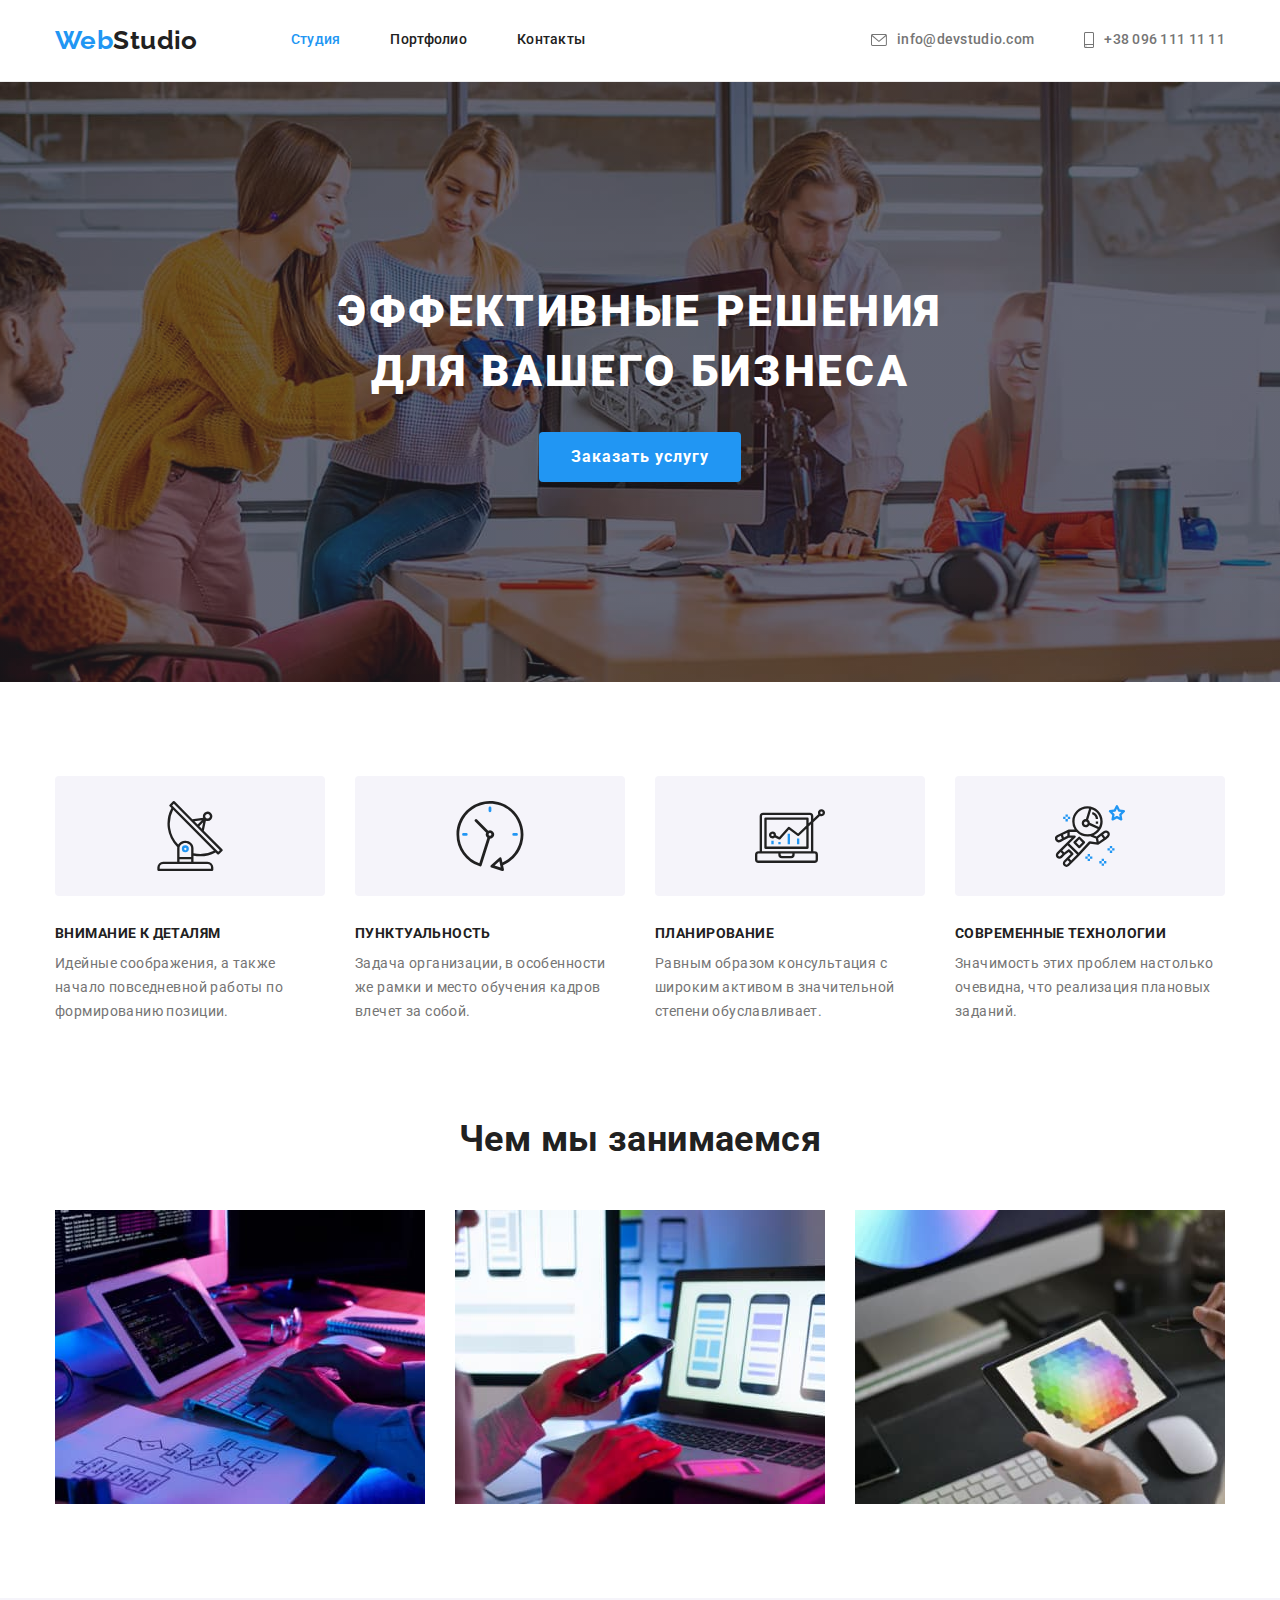
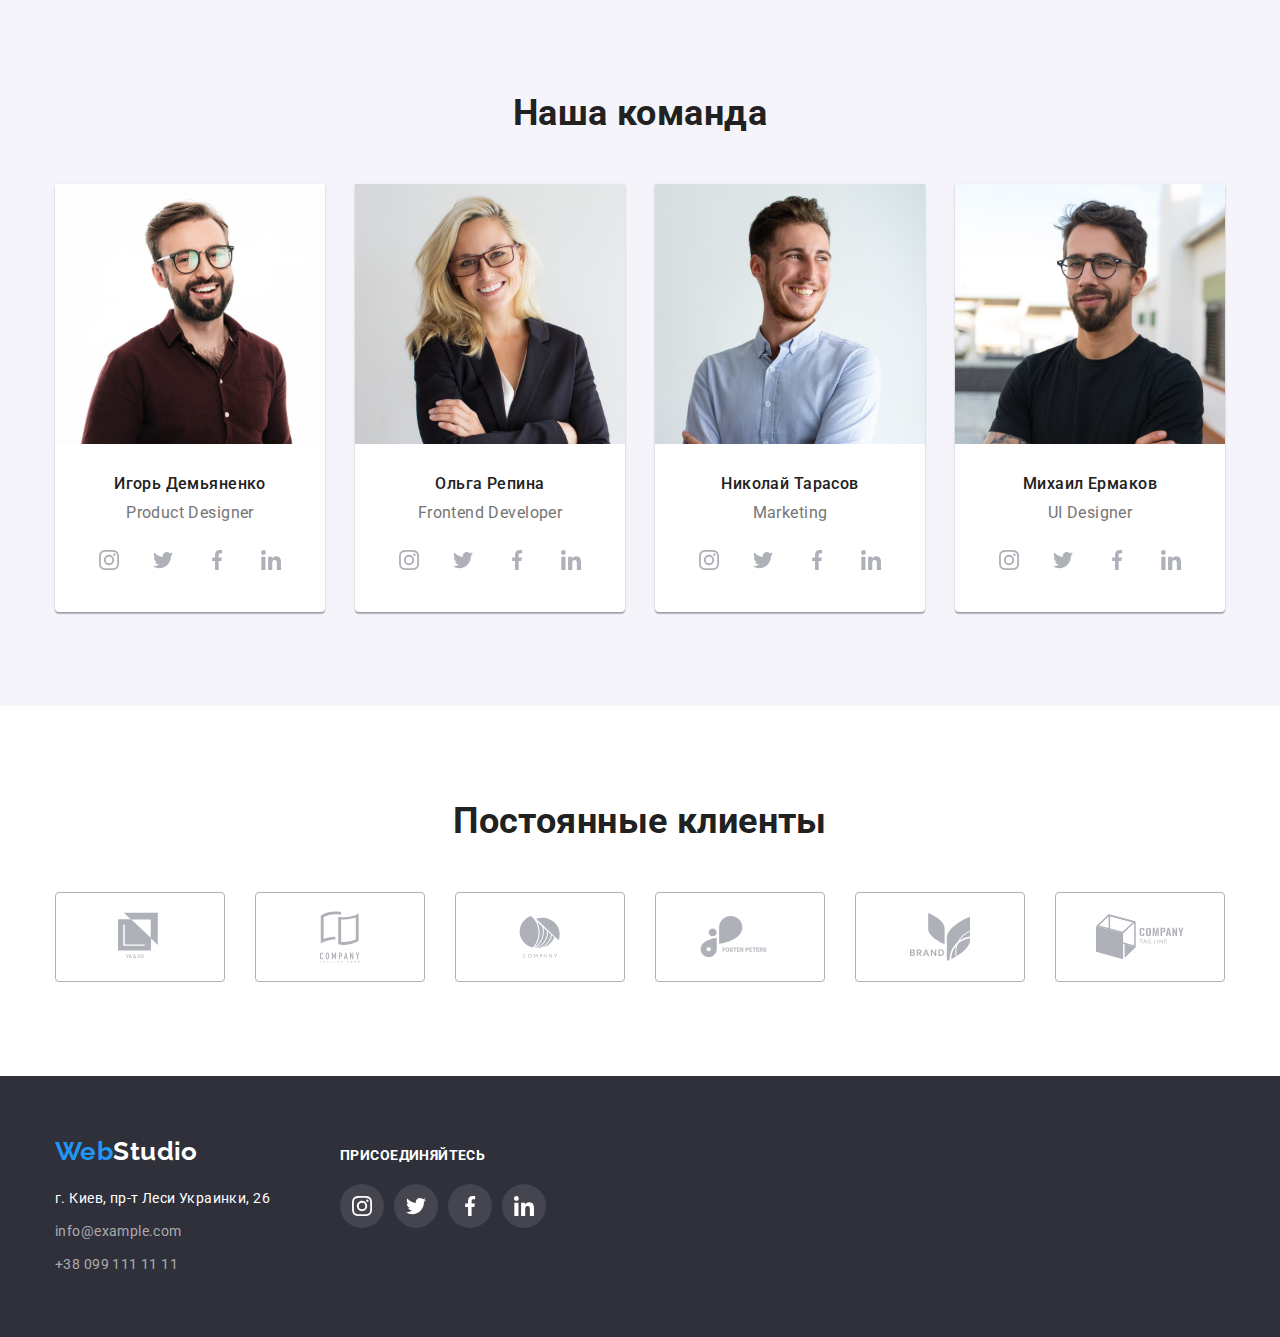
<file: index.html>
<!DOCTYPE html>
<html lang="ru">

<head>
    <meta charset="UTF-8">
    <meta name="viewport" content="width=device-width, initial-scale=1.0">
    <title>Студия</title>
    <link
        href="https://fonts.googleapis.com/css2?family=Raleway:wght@700&family=Roboto:wght@400;500;700;900&display=swap"
        rel="stylesheet">
    <link rel="stylesheet"
        href="https://cdnjs.cloudflare.com/ajax/libs/modern-normalize/1.0.0/modern-normalize.min.css">
    <link rel="stylesheet" href="./css/styles.css">
</head>

<body>
    <!-- Header -->
    <header class="header">
        <div class="container">
            <nav class="nav">
                <a href="./index.html" class="logo link"><span>Web</span>Studio</a>

                <ul class="site-nav list">
                    <li class="item"><a href="./index.html" class="link current">Студия</a></li>
                    <li class="item"><a href="./portfolio.html" class="link">Портфолио</a></li>
                    <li class="item"><a href="#contacts-section" class="link">Контакты</a></li>
                </ul>
            </nav>

            <ul class="contacts list">
                <li class="item">
                    <a href="mailto:info@devstudio.com" class="contacts-link link">
                        <svg class="icon" width="16" height="12">
                            <use href="./images/sprite.svg#icon-envelope"></use>
                        </svg>
                        info&commat;devstudio.com</a></li>
                <li class="item">
                    <a href="tel:+380961111111" class="contacts-link link">
                        <svg class="icon" width="10" height="16">
                            <use href="./images/sprite.svg#icon-smartphone"></use>
                        </svg>
                        +38 096 111 11 11</a></li>
            </ul>
        </div>
    </header>
    <!-- Main -->
    <main>
        <section class="hero">
            <div class="container">
                <h1 class="hero-title">Эффективные решения <br>
                    для вашего бизнеса</h1>

                <a href="#" class="button link">Заказать услугу</a>
            </div>
        </section>

        <!-- Features -->
        <section class="section">
            <div class="container">
                <!-- Hidden title -->
                <h2 class="section-title visually-hidden">Преимущества</h2>

                <ul class="feature-list list">
                    <li class="item">
                        <div class="icon-box">
                            <svg class="icon" width="70" height="70">
                                <use href="./images/sprite.svg#icon-antenna"></use>
                            </svg>
                        </div>
                        <h3 class=" title">Внимание к деталям</h3>
                        <p class="text">Идейные соображения, а также начало повседневной работы по формированию
                            позиции.
                        </p>
                    </li>
                    <li class="item">
                        <div class="icon-box">
                            <svg class="icon" width="70" height="70">
                                <use href="./images/sprite.svg#icon-clock"></use>
                            </svg>
                        </div>
                        <h3 class=" title">Пунктуальность</h3>
                        <p class="text">Задача организации, в особенности же рамки и место обучения кадров
                            влечет за
                            собой.
                        </p>
                    </li>
                    <li class="item">
                        <div class="icon-box">
                            <svg class="icon" width="70" height="70">
                                <use href="./images/sprite.svg#icon-diagram"></use>
                            </svg>
                        </div>
                        <h3 class=" title">Планирование</h3>
                        <p class="text">Равным образом консультация с широким активом в значительной степени
                            обуславливает.
                        </p>
                    </li>
                    <li class="item">
                        <div class="icon-box">
                            <svg class="icon" width="70" height="70">
                                <use href="./images/sprite.svg#icon-astronaut"></use>
                            </svg>
                        </div>
                        <h3 class=" title">Современные технологии</h3>
                        <p class="text">Значимость этих проблем настолько очевидна, что реализация плановых
                            заданий.</p>
                    </li>
                </ul>
            </div>
        </section>

        <!-- Works -->
        <section class="section padding-bottom">
            <div class="container">
                <h2 class="section-title">Чем мы занимаемся</h2>

                <ul class="work-list list">
                    <li class="item"><img src="./images/img1.jpg" alt="Человек пишет код на компьютере" width="370"
                            class="image">
                    </li>
                    <li class="item"><img src="./images/img2.jpg" alt="Человек делает адаптивную вёрстку сайта"
                            width="370" class="image"></li>
                    <li class="item"><img src="./images/img3.jpg" alt="Человек работает с палитрой цветов" width="370"
                            class="image">
                    </li>
                </ul>
            </div>
        </section>

        <!-- Team -->
        <section class="section team">
            <div class="container">
                <h2 class="section-title">Наша команда</h2>

                <ul class="team-list list">
                    <li class="item">
                        <img class="image" src="./images/photo1.jpg" alt="Мужчина с бородой и в очках" width="270">
                        <h3 class="title">Игорь Демьяненко</h3>
                        <p class="position">Product Designer</p>
                        <ul class="social-list list">
                            <li class="social-item">
                                <a href="#" class="social-link link">
                                    <svg class="icon" width="20" height="20">
                                        <use href="./images/sprite.svg#icon-instagram"></use>
                                    </svg>
                                </a>
                            </li>
                            <li class="social-item">
                                <a href="#" class="social-link link">
                                    <svg class="icon" width="20" height="20">
                                        <use href="./images/sprite.svg#icon-twitter"></use>
                                    </svg>
                                </a>
                            </li>
                            <li class="social-item">
                                <a href="#" class="social-link link">
                                    <svg class="icon" width="20" height="20">
                                        <use href="./images/sprite.svg#icon-facebook"></use>
                                    </svg>
                                </a>
                            </li>
                            <li class="social-item">
                                <a href="#" class="social-link link">
                                    <svg class="icon" width="20" height="20">
                                        <use href="./images/sprite.svg#icon-linkedin"></use>
                                    </svg>
                                </a>
                            </li>
                        </ul>
                    </li>
                    <li class="item">
                        <img class="image" src="./images/photo2.jpg" alt="Блондинка в очках" width="270">
                        <h3 class="title">Ольга Репина</h3>
                        <p class="position">Frontend Developer</p>
                        <ul class="social-list list">
                            <li class="social-item">
                                <a href="#" class="social-link link">
                                    <svg class="icon" width="20" height="20">
                                        <use href="./images/sprite.svg#icon-instagram"></use>
                                    </svg>
                                </a>
                            </li>
                            <li class="social-item">
                                <a href="#" class="social-link link">
                                    <svg class="icon" width="20" height="20">
                                        <use href="./images/sprite.svg#icon-twitter"></use>
                                    </svg>
                                </a>
                            </li>
                            <li class="social-item">
                                <a href="#" class="social-link link">
                                    <svg class="icon" width="20" height="20">
                                        <use href="./images/sprite.svg#icon-facebook"></use>
                                    </svg>
                                </a>
                            </li>
                            <li class="social-item">
                                <a href="#" class="social-link link">
                                    <svg class="icon" width="20" height="20">
                                        <use href="./images/sprite.svg#icon-linkedin"></use>
                                    </svg>
                                </a>
                            </li>
                        </ul>
                    </li>
                    <li class="item">
                        <img class="image" src="./images/photo3.jpg" alt="Улыбающийся мужчина в рубашке" width="270">
                        <h3 class="title">Николай Тарасов</h3>
                        <p class="position">Marketing</p>
                        <ul class="social-list list">
                            <li class="social-item">
                                <a href="#" class="social-link link">
                                    <svg class="icon" width="20" height="20">
                                        <use href="./images/sprite.svg#icon-instagram"></use>
                                    </svg>
                                </a>
                            </li>
                            <li class="social-item">
                                <a href="#" class="social-link link">
                                    <svg class="icon" width="20" height="20">
                                        <use href="./images/sprite.svg#icon-twitter"></use>
                                    </svg>
                                </a>
                            </li>
                            <li class="social-item">
                                <a href="#" class="social-link link">
                                    <svg class="icon" width="20" height="20">
                                        <use href="./images/sprite.svg#icon-facebook"></use>
                                    </svg>
                                </a>
                            </li>
                            <li class="social-item">
                                <a href="#" class="social-link link">
                                    <svg class="icon" width="20" height="20">
                                        <use href="./images/sprite.svg#icon-linkedin"></use>
                                    </svg>
                                </a>
                            </li>
                        </ul>
                    </li>
                    <li class="item">
                        <img class="image" src="./images/photo4.jpg" alt="Мужчина в чёрной футболке" width="270">
                        <h3 class="title">Михаил Ермаков</h3>
                        <p class="position">UI Designer</p>
                        <ul class="social-list list">
                            <li class="social-item">
                                <a href="#" class="social-link link">
                                    <svg class="icon" width="20" height="20">
                                        <use href="./images/sprite.svg#icon-instagram"></use>
                                    </svg>
                                </a>
                            </li>
                            <li class="social-item">
                                <a href="#" class="social-link link">
                                    <svg class="icon" width="20" height="20">
                                        <use href="./images/sprite.svg#icon-twitter"></use>
                                    </svg>
                                </a>
                            </li>
                            <li class="social-item">
                                <a href="#" class="social-link link">
                                    <svg class="icon" width="20" height="20">
                                        <use href="./images/sprite.svg#icon-facebook"></use>
                                    </svg>
                                </a>
                            </li>
                            <li class="social-item">
                                <a href="#" class="social-link link">
                                    <svg class="icon" width="20" height="20">
                                        <use href="./images/sprite.svg#icon-linkedin"></use>
                                    </svg>
                                </a>
                            </li>
                        </ul>
                    </li>
                </ul>
            </div>
        </section>

        <!-- Clients -->
        <section class="section clients">
            <div class="container">
                <h2 class="section-title">Постоянные клиенты</h2>

                <ul class="clients-list list">
                    <li class="item">
                        <a href="#" class="clients-link link">
                            <svg class="icon" width="44" height="50">
                                <use href="./images/sprite.svg#icon-client1"></use>
                            </svg>
                        </a>
                    </li>
                    <li class="item">
                        <a href="#" class="clients-link link">
                            <svg class="icon" width="40" height="52">
                                <use href="./images/sprite.svg#icon-client2"></use>
                            </svg>
                        </a>
                    </li>
                    <li class="item">
                        <a href="#" class="clients-link link">
                            <svg class="icon" width="42" height="42">
                                <use href="./images/sprite.svg#icon-client3"></use>
                            </svg>
                        </a>
                    </li>
                    <li class="item">
                        <a href="#" class="clients-link link">
                            <svg class="icon" width="80" height="42">
                                <use href="./images/sprite.svg#icon-client4"></use>
                            </svg>
                        </a>
                    </li>
                    <li class="item">
                        <a href="#" class="clients-link link">
                            <svg class="icon" width="60" height="48">
                                <use href="./images/sprite.svg#icon-client5"></use>
                            </svg>
                        </a>
                    </li>
                    <li class="item">
                        <a href="#" class="clients-link link">
                            <svg class="icon" width="88" height="46">
                                <use href="./images/sprite.svg#icon-client6"></use>
                            </svg>
                        </a>
                    </li>
                </ul>
            </div>
        </section>
    </main>

    <!-- Footer -->
    <footer id="contacts-section" class="footer">
        <div class="container">
            <div class="logo-address">
                <a href="./index.html" class="logo link"><span>Web</span>Studio</a>

                <address class="address">
                    <span class="map">г. Киев, пр-т Леси Украинки, 26</span>
                    <ul class="list">
                        <li class="item"><a href="mailto:info@example.com" class="link">info&commat;example.com</a></li>
                        <li class="item"><a href="tel:+380991111111" class="link">+38 099 111 11 11</a></li>
                    </ul>
                </address>
            </div>

            <div class="social">
                <b class="text">Присоединяйтесь</b>

                <ul class="social-list list">
                    <li class="social-item">
                        <a href="#" class="social-link footer-social link">
                            <svg class="icon" width="20" height="20">
                                <use href="./images/sprite.svg#icon-instagram"></use>
                            </svg>
                        </a>
                    </li>
                    <li class="social-item">
                        <a href="#" class="social-link footer-social link">
                            <svg class="icon" width="20" height="20">
                                <use href="./images/sprite.svg#icon-twitter"></use>
                            </svg>
                        </a>
                    </li>
                    <li class="social-item">
                        <a href="#" class="social-link footer-social link">
                            <svg class="icon" width="20" height="20">
                                <use href="./images/sprite.svg#icon-facebook"></use>
                            </svg>
                        </a>
                    </li>
                    <li class="social-item">
                        <a href="#" class="social-link footer-social link">
                            <svg class="icon" width="20" height="20">
                                <use href="./images/sprite.svg#icon-linkedin"></use>
                            </svg>
                        </a>
                    </li>
                </ul>
            </div>
        </div>
    </footer>
</body>

</html>
</file>
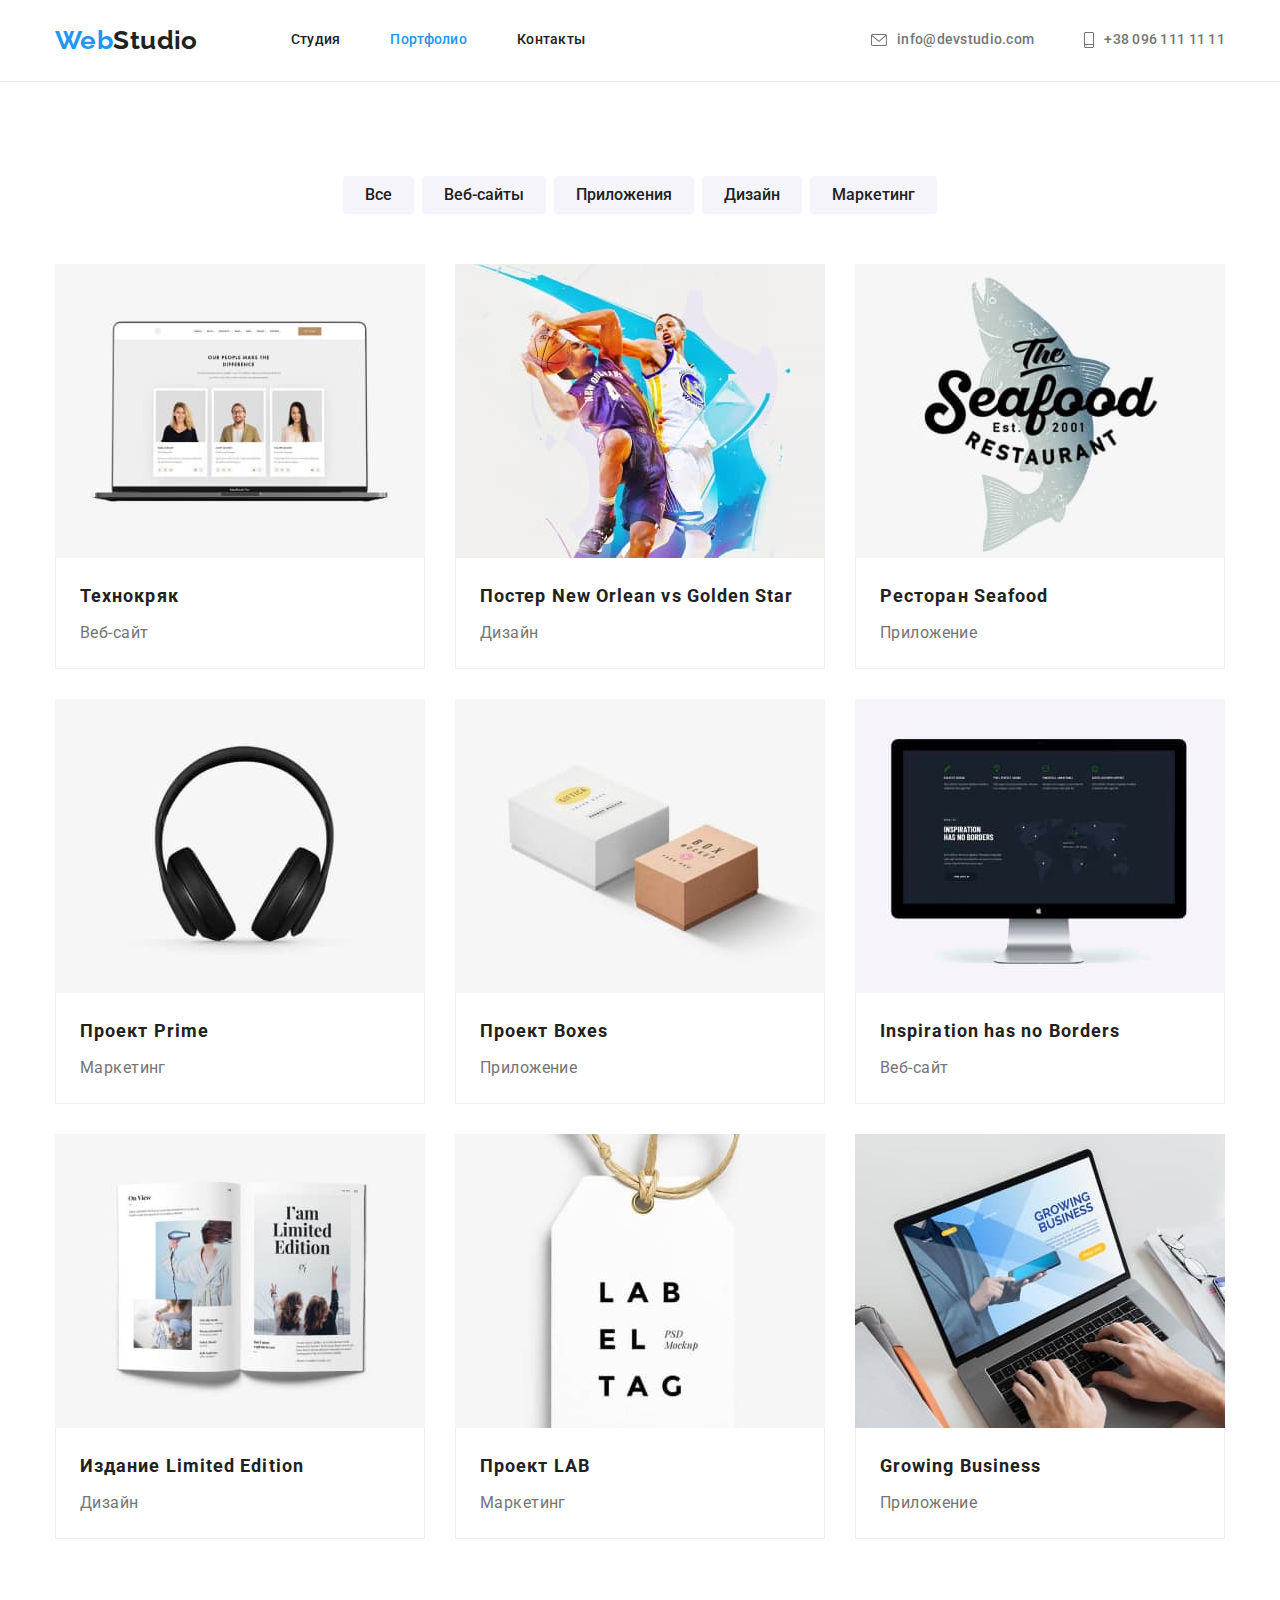
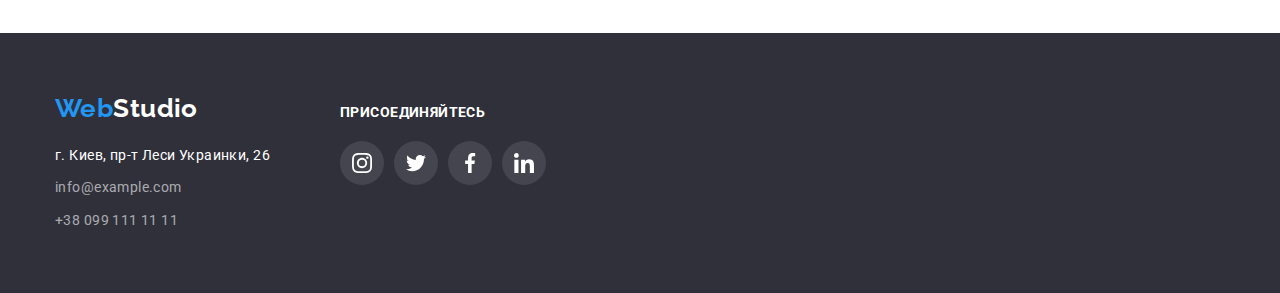
<file: portfolio.html>
<!DOCTYPE html>
<html lang="ru">

<head>
    <meta charset="UTF-8">
    <meta name="viewport" content="width=device-width, initial-scale=1.0">
    <title>Портфолио</title>
    <link
        href="https://fonts.googleapis.com/css2?family=Raleway:wght@700&family=Roboto:wght@400;500;700;900&display=swap"
        rel="stylesheet">
    <link rel="stylesheet"
        href="https://cdnjs.cloudflare.com/ajax/libs/modern-normalize/1.0.0/modern-normalize.min.css">
    <link rel="stylesheet" href="./css/styles.css">
</head>

<body>
    <!-- Header -->
    <header class="header">
        <div class="container">
            <nav class="nav">
                <a href="./index.html" class="logo link"><span>Web</span>Studio</a>

                <ul class="site-nav list">
                    <li class="item"><a href="./index.html" class="link">Студия</a></li>
                    <li class="item"><a href="./portfolio.html" class="link current">Портфолио</a></li>
                    <li class="item"><a href="#contacts-section" class="link">Контакты</a></li>
                </ul>
            </nav>

            <ul class="contacts list">
                <li class="item">
                    <a href="mailto:info@devstudio.com" class="contacts-link link">
                        <svg class="icon" width="16" height="12">
                            <use href="./images/sprite.svg#icon-envelope"></use>
                        </svg>
                        info&commat;devstudio.com</a></li>
                <li class="item">
                    <a href="tel:+380961111111" class="contacts-link link">
                        <svg class="icon" width="10" height="16">
                            <use href="./images/sprite.svg#icon-smartphone"></use>
                        </svg>
                        +38 096 111 11 11</a></li>
            </ul>
        </div>
    </header>

    <main>
        <!-- Portfolio gallery -->
        <section class="section">
            <div class="container">
                <!-- Hidden title -->
                <h1 class="section-title visually-hidden">Примеры работ</h1>

                <!-- Filters button -->
                <ul class="filter-list list">
                    <li class="item"><button type="button" class="filter-btn">Все</button></li>
                    <li class="item"><button type="button" class="filter-btn">Веб-сайты</button></li>
                    <li class="item"><button type="button" class="filter-btn">Приложения</button></li>
                    <li class="item"><button type="button" class="filter-btn">Дизайн</button></li>
                    <li class="item"><button type="button" class="filter-btn">Маркетинг</button></li>
                </ul>

                <!-- Gallery -->
                <ul class="gallery-list list">
                    <li class="item">
                        <a href="#" class="link">
                            <img class="image" src="./images/portfolio1.jpg" alt="Страница сайта на экране ноутбука"
                                width="370">
                            <div class="card-content">
                                <h2 class="title">Технокряк</h2>
                                <p class="category">Веб-сайт</p>
                            </div>
                        </a>
                    </li>
                    <li class="item">
                        <a href="#" class="link">
                            <img class="image" src="./images/portfolio2.jpg" alt="Два баскетболиста" width="370">
                            <div class="card-content">
                                <h2 class="title">Постер New Orlean vs Golden Star</h2>
                                <p class="category">Дизайн</p>
                            </div>
                        </a>
                    </li>
                    <li class="item">
                        <a href="#" class="link">
                            <img class="image" src="./images/portfolio3.jpg" alt="Логотип ресторана в виде рыбы"
                                width="370">
                            <div class="card-content">
                                <h2 class="title">Ресторан Seafood</h2>
                                <p class="category">Приложение</p>
                            </div>
                        </a>
                    </li>
                    <li class="item">
                        <a href="#" class="link">
                            <img class="image" src="./images/portfolio4.jpg" alt="Наушники на белом фоне" width="370">
                            <div class="card-content">
                                <h2 class="title">Проект Prime</h2>
                                <p class="category">Маркетинг</p>
                            </div>
                        </a>
                    </li>
                    <li class="item">
                        <a href="#" class="link">
                            <img class="image" src="./images/portfolio5.jpg" alt="Две коробки" width="370">
                            <div class="card-content">
                                <h2 class="title">Проект Boxes</h2>
                                <p class="category">Приложение</p>
                            </div>
                        </a>
                    </li>
                    <li class="item">
                        <a href="#" class="link">
                            <img class="image" src="./images/portfolio6.jpg" alt="Страница сайта на мониторе компьютера"
                                width="370">
                            <div class="card-content">
                                <h2 class="title">Inspiration has no Borders</h2>
                                <p class="category">Веб-сайт</p>
                            </div>
                        </a>
                    </li>
                    <li class="item">
                        <a href="#" class="link">
                            <img class="image" src="./images/portfolio7.jpg" alt="Разворот журнала" width="370">
                            <div class="card-content">
                                <h2 class="title">Издание Limited Edition</h2>
                                <p class="category">Дизайн</p>
                            </div>
                        </a>
                    </li>
                    <li class="item">
                        <a href="#" class="link">
                            <img class="image" src="./images/portfolio8.jpg" alt="Бирка с логотипом компании"
                                width="370">
                            <div class="card-content">
                                <h2 class="title">Проект LAB</h2>
                                <p class="category">Маркетинг</p>
                            </div>
                        </a>
                    </li>
                    <li class="item">
                        <a href="#" class="link">
                            <img class="image" src="./images/portfolio9.jpg"
                                alt="Главная страница сайта на экране ноутбука" width="370">
                            <div class="card-content">
                                <h2 class="title">Growing Business</h2>
                                <p class="category">Приложение</p>
                            </div>
                        </a>
                    </li>
                </ul>
            </div>
        </section>
    </main>

    <!-- Footer -->
    <footer id="contacts-section" class="footer">
        <div class="container">
            <div class="logo-address">
                <a href="./index.html" class="logo link"><span>Web</span>Studio</a>

                <address class="address">
                    <span class="map">г. Киев, пр-т Леси Украинки, 26</span>
                    <ul class="list">
                        <li class="item"><a href="mailto:info@example.com" class="link">info&commat;example.com</a></li>
                        <li class="item"><a href="tel:+380991111111" class="link">+38 099 111 11 11</a></li>
                    </ul>
                </address>
            </div>

            <div class="social">
                <b class="text">Присоединяйтесь</b>

                <ul class="social-list list">
                    <li class="social-item">
                        <a href="#" class="social-link footer-social link">
                            <svg class="icon" width="20" height="20">
                                <use href="./images/sprite.svg#icon-instagram"></use>
                            </svg>
                        </a>
                    </li>
                    <li class="social-item">
                        <a href="#" class="social-link footer-social link">
                            <svg class="icon" width="20" height="20">
                                <use href="./images/sprite.svg#icon-twitter"></use>
                            </svg>
                        </a>
                    </li>
                    <li class="social-item">
                        <a href="#" class="social-link footer-social link">
                            <svg class="icon" width="20" height="20">
                                <use href="./images/sprite.svg#icon-facebook"></use>
                            </svg>
                        </a>
                    </li>
                    <li class="social-item">
                        <a href="#" class="social-link footer-social link">
                            <svg class="icon" width="20" height="20">
                                <use href="./images/sprite.svg#icon-linkedin"></use>
                            </svg>
                        </a>
                    </li>
                </ul>
            </div>
        </div>
    </footer>

</body>

</html>
</file>
<file: css/styles.css>
/* Цвет основного текста #757575  */
/* Цвет заголовков #212121  */
/* Основной белый #ffffff */
/* Вторичный белый rgba(255, 255, 255, 0.6)  */
/* Акцент #2196F3 */
/* Тёмный фон #2F303A */
/* Серый фон #F5F4FA */
/* Цвет заливки иконок #AFB1B8 */

:root {
  --primary-text-color: #757575;
  --title-text-color: #212121;
  --accent-color: #2196f3;

  --primary-white-color: #ffffff;
  --secondary-white-color: rgba(255, 255, 255, 0.6);

  --icon-fill-color: #afb1b8;

  --primary-bg-color: #ffffff;
  --dark-bg-color: #2f303a;
  --light-bg-color: #f5f4fa;
}

body {
  font-family: 'Roboto', sans-serif;
  letter-spacing: 0.03em;
  font-size: 14px;
  line-height: 1.14;

  background-color: var(--primary-bg-color);
  color: var(--primary-text-color);
}

.list {
  margin: 0;
  padding: 0;

  list-style: none;
}

.link {
  text-decoration: none;
}

.visually-hidden {
  position: absolute;
  width: 1px;
  height: 1px;
  margin: -1px;
  padding: 0;
  overflow: hidden;
  border: 0;
  clip: rect(0 0 0 0);
}

.container {
  width: 1200px;
  padding-left: 15px;
  padding-right: 15px;
  margin-left: auto;
  margin-right: auto;
}

/* Header */

.header {
  padding-top: 25px;
  padding-bottom: 25px;
  border-bottom: 1px solid #ececec;
}

/* Main-nav */

.header .container {
  display: flex;
  align-items: center;
}

.nav {
  display: flex;
  align-items: center;
}

/* Logo */

.logo {
  font-family: 'Raleway', sans-serif;
  font-weight: 700;
  font-size: 26px;
  line-height: 1.19;

  color: var(--title-text-color);
}

.logo span {
  color: var(--accent-color);
}

/* Site nav */
.site-nav {
  display: flex;
  margin-left: 93px;
}

.site-nav .item:not(:last-child) {
  margin-right: 50px;
}

.site-nav .link {
  font-weight: 500;
  letter-spacing: 0.02em;

  color: var(--title-text-color);
}

.site-nav .link:hover,
.site-nav .link:focus {
  color: var(--accent-color);
}

.site-nav .link.current {
  color: var(--accent-color);
}

/* Contacts */

.contacts {
  display: flex;
  margin-left: auto;
}

.contacts .item:not(:last-child) {
  margin-right: 50px;
}

.contacts-link {
  display: flex;
  align-items: center;
  font-weight: 500;
  letter-spacing: 0.02em;

  color: var(--primary-text-color);
}

.contacts .icon {
  margin-right: 10px;

  fill: currentColor;
}

.contacts-link:hover,
.contacts-link:focus {
  color: var(--accent-color);
}

/* Main */

/* Hero */

.hero {
  display: flex;
  align-items: center;
  height: 600px;
  max-width: 1600px;
  margin-left: auto;
  margin-right: auto;

  text-align: center;

  background-color: var(--dark-bg-color);

  background-image: linear-gradient(
      to right,
      rgba(47, 48, 58, 0.4),
      rgba(47, 48, 58, 0.4)
    ),
    url(../images/bg-hero.jpg);
  background-repeat: no-repeat;
  background-position: center;
  background-size: cover;
}

.hero-title {
  margin-top: 0;
  margin-bottom: 30px;

  font-weight: 900;
  font-size: 44px;
  line-height: 1.36;
  letter-spacing: 0.06em;
  text-transform: uppercase;

  color: var(--primary-white-color);
}

/* Button */

.button {
  display: inline-block;
  padding: 10px 32px;
  border-radius: 4px;

  font-weight: 700;
  font-size: 16px;
  line-height: 1.88;
  letter-spacing: 0.06em;

  color: var(--primary-white-color);
  background-color: var(--accent-color);
}

.button:hover,
.button:focus {
  color: var(--accent-color);
  background-color: var(--primary-white-color);
}

/* Section */
.section {
  padding-top: 94px;
  padding-bottom: 94px;
}

.section.padding-bottom {
  padding-top: 0;
}

.section-title {
  margin-top: 0;
  margin-bottom: 50px;

  font-weight: 700;
  font-size: 36px;
  line-height: 1.17;
  text-align: center;

  color: var(--title-text-color);
}

/* Features */

.feature-list {
  display: flex;
  flex-wrap: wrap;
}

.feature-list .item {
  width: 270px;
  margin-right: 30px;
  margin-bottom: 30px;
}

.feature-list .item:nth-child(4n) {
  margin-right: 0;
}

.feature-list .item:nth-last-child(-n + 4) {
  margin-bottom: 0;
}

.feature-list .icon-box {
  display: flex;
  justify-content: center;
  align-items: center;
  height: 120px;
  margin-bottom: 30px;
  border-radius: 4px;

  background-color: var(--light-bg-color);
}

.feature-list .title {
  margin-top: 0;
  margin-bottom: 10px;

  font-size: 14px;
  font-weight: 700;
  text-transform: uppercase;

  color: var(--title-text-color);
}

.feature-list .text {
  margin-top: 0;
  margin-bottom: 0;

  line-height: 1.71;
}

/* What we do */

.work-list {
  display: flex;
  flex-wrap: wrap;
}

.work-list .item {
  width: 370px;
  margin-right: 30px;
  margin-bottom: 30px;
}

.work-list .item:nth-child(3n) {
  margin-right: 0;
}

.work-list .item:nth-last-child(-n + 3) {
  margin-bottom: 0;
}

.work-list .image {
  display: block;
}

/* Team */

.section.team {
  background-color: var(--light-bg-color);
}

.team-list {
  display: flex;
  flex-wrap: wrap;
}

.team-list .item {
  width: 270px;
  padding-bottom: 30px;
  margin-right: 30px;
  margin-bottom: 30px;
  box-shadow: 0px 1px 3px rgba(0, 0, 0, 0.12), 0px 1px 1px rgba(0, 0, 0, 0.14),
    0px 2px 1px rgba(0, 0, 0, 0.2);
  border-bottom-left-radius: 4px;
  border-bottom-right-radius: 4px;

  background-color: var(--primary-bg-color);
}

.team-list .item:nth-child(4n) {
  margin-right: 0;
}

.team-list .item:nth-last-child(-n + 4) {
  margin-bottom: 0;
}

.team-list .image {
  display: block;
  margin-bottom: 30px;
}

.team-list .title {
  margin-top: 0;
  margin-bottom: 10px;

  font-weight: 500;
  font-size: 16px;
  line-height: 1.19;
  text-align: center;

  color: var(--title-text-color);
}

.team-list .position {
  margin-top: 0;
  margin-bottom: 16px;

  font-size: 16px;
  line-height: 1.19;
  text-align: center;
}

.social-list {
  display: flex;
  justify-content: center;
}

.social-item:not(:last-child) {
  margin-right: 10px;
}

.social-list .link {
  display: flex;
  align-items: center;
  justify-content: center;

  width: 44px;
  height: 44px;
  border-radius: 50%;

  color: var(--icon-fill-color);
}

.social-link .icon {
  fill: currentColor;
}

.social-link:hover,
.social-link:focus {
  background-color: var(--accent-color);
  color: var(--primary-white-color);
}

/* Clients */

.clients-list {
  display: flex;
  flex-wrap: wrap;
}

.clients-list .item {
  margin-right: 30px;
  margin-bottom: 30px;
}

.clients-list .item:nth-child(6n) {
  margin-right: 0;
}

.clients-list .item:nth-last-child(-n + 6) {
  margin-bottom: 0;
}

.clients-link {
  display: flex;
  align-items: center;
  justify-content: center;

  width: 170px;
  height: 90px;
  border: 1px solid var(--icon-fill-color);
  border-radius: 4px;

  color: var(--icon-fill-color);
}

.clients-link .icon {
  fill: currentColor;
}

.clients-link:hover,
.clients-link:focus {
  border-color: var(--accent-color);
  color: var(--accent-color);
}

/* Footer */

.footer {
  padding-top: 60px;
  padding-bottom: 60px;

  background-color: var(--dark-bg-color);
}

.footer .container {
  display: flex;
  align-items: baseline;
}

.logo-address {
  margin-right: 70px;
}

.footer .logo {
  display: block;
  margin-bottom: 20px;

  color: var(--primary-white-color);
}

.address {
  font-style: normal;
  line-height: 1.71;

  color: var(--primary-white-color);
}

.map {
  display: block;
  margin-bottom: 9px;
}

.address .item {
  margin-bottom: 9px;
}

.address .item:last-child {
  margin-bottom: 0;
}

.address .link {
  color: var(--secondary-white-color);
}

.address .link:hover,
.address .link:focus {
  color: var(--accent-color);
}

.social .text {
  display: block;
  margin-bottom: 20px;

  text-transform: uppercase;

  color: var(--primary-white-color);
}

.footer-social {
  background-color: rgba(255, 255, 255, 0.1);
}

.footer-social .icon {
  fill: var(--primary-bg-color);
}

/* Portfolio styles */

.filter-list {
  display: flex;
  justify-content: center;
  margin-bottom: 50px;
}

.filter-list .item {
  margin-right: 8px;
}

.filter-list .item:last-child {
  margin-right: 0;
}

.filter-btn {
  padding: 6px 22px;
  border: 0;
  border-radius: 4px;

  font-family: inherit;
  font-weight: 500;
  font-size: 16px;
  line-height: 1.62;

  color: var(--title-text-color);
  background-color: var(--light-bg-color);
}

.filter-btn:hover,
.filter-btn:focus {
  box-shadow: 0px 3px 1px rgba(0, 0, 0, 0.1), 0px 1px 2px rgba(0, 0, 0, 0.08),
    0px 2px 2px rgba(0, 0, 0, 0.12);

  color: var(--primary-white-color);
  background-color: var(--accent-color);
}

.gallery-list {
  display: flex;
  flex-wrap: wrap;
}

.gallery-list .item {
  width: 370px;
  margin-right: 30px;
  margin-bottom: 30px;
}

.gallery-list .item:nth-last-child(-n + 3) {
  margin-bottom: 0;
}

.gallery-list .item:nth-child(3n) {
  margin-right: 0;
}

.gallery-list .item:hover,
.gallery-list .item:focus-within {
  box-shadow: 0px 1px 1px rgba(0, 0, 0, 0.12), 0px 4px 4px rgba(0, 0, 0, 0.06),
    1px 4px 6px rgba(0, 0, 0, 0.16);
}

.gallery-list .link {
  color: var(--primary-text-color);
}

.card-content {
  padding: 20px 24px;
  border-left: 1px solid #eeeeee;
  border-right: 1px solid #eeeeee;
  border-bottom: 1px solid #eeeeee;
}

.gallery-list .image {
  display: block;
}

.gallery-list .title {
  margin-top: 0;
  margin-bottom: 4px;

  font-weight: 700;
  font-size: 18px;
  line-height: 2;
  letter-spacing: 0.06em;

  color: var(--title-text-color);
}

.gallery-list .category {
  margin-top: 0;
  margin-bottom: 0;

  font-size: 16px;
  line-height: 1.87;
}
</file>
